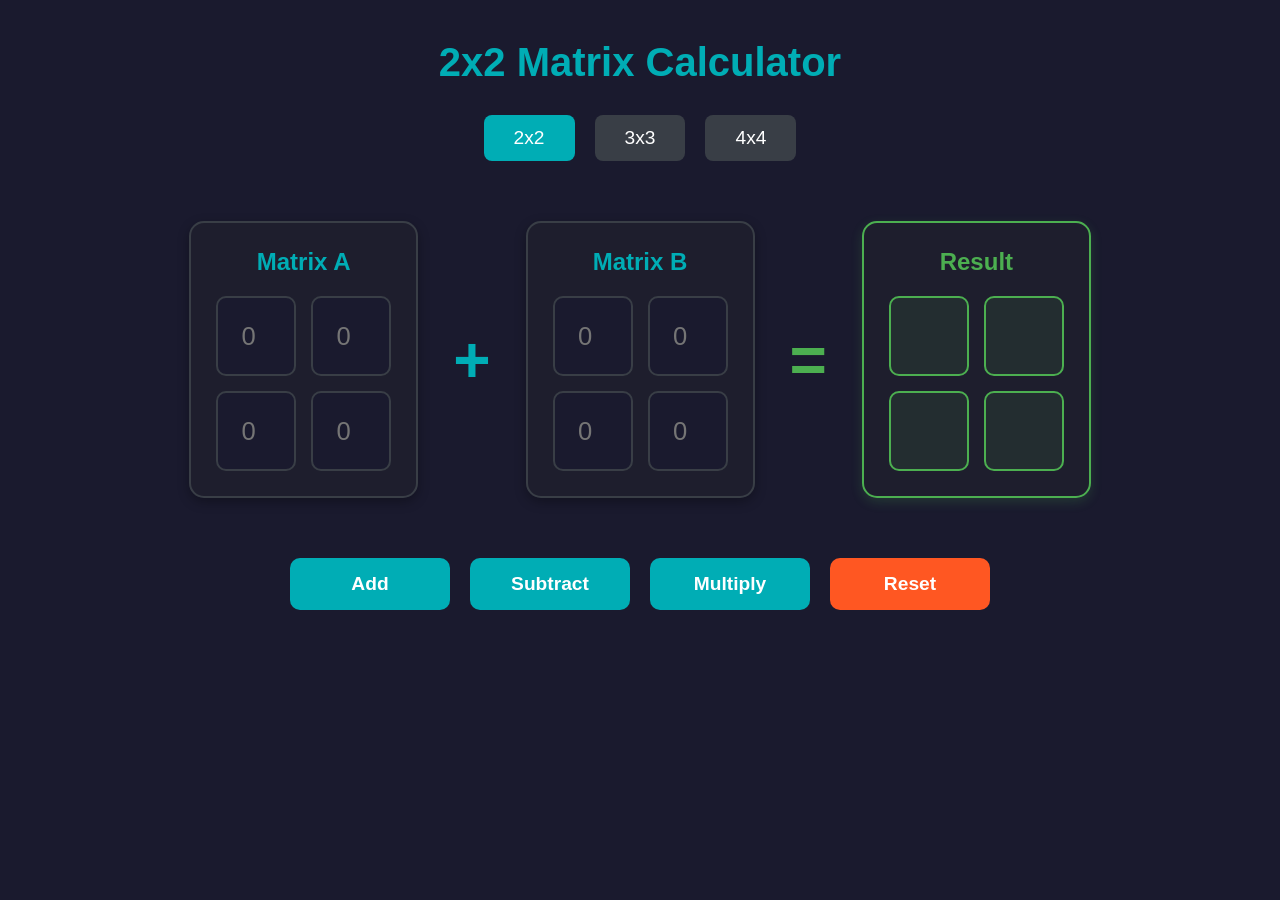
<file: index.html>
<!DOCTYPE html>
<html lang="en">
  <head>
    <meta charset="UTF-8" />
    <meta name="viewport" content="width=device-width, initial-scale=1.0" />
    <title>2x2 Matrix Calculator</title>
    <link rel="stylesheet" href="style.css" />
  </head>
  <body>
    <div class="container">
      <h1>2x2 Matrix Calculator</h1>

      <!-- Navigation -->
      <div class="nav">
        <a href="2x2.html" class="active">2x2</a>
        <a href="3x3.html">3x3</a>
        <a href="4x4.html">4x4</a>
      </div>

      <!-- Hidden field for JS -->
      <input type="hidden" id="pageType" value="2x2" />

      <!-- Matrices -->
      <div class="matrices">
        <!-- Matrix A -->
        <div class="box">
          <h2>Matrix A</h2>
          <div class="grid-2x2">
            <input type="number" id="matrix-1" placeholder="0" value="" />
            <input type="number" id="matrix-2" placeholder="0" value="" />
            <input type="number" id="matrix-3" placeholder="0" value="" />
            <input type="number" id="matrix-4" placeholder="0" value="" />
          </div>
        </div>

        <!-- Plus Sign -->
        <div class="symbol">+</div>

        <!-- Matrix B -->
        <div class="box">
          <h2>Matrix B</h2>
          <div class="grid-2x2">
            <input type="number" id="matrix-5" placeholder="0" value="" />
            <input type="number" id="matrix-6" placeholder="0" value="" />
            <input type="number" id="matrix-7" placeholder="0" value="" />
            <input type="number" id="matrix-8" placeholder="0" value="" />
          </div>
        </div>

        <!-- Equals Sign -->
        <div class="equals">=</div>

        <!-- Result -->
        <div class="box result">
          <h2>Result</h2>
          <div class="grid-2x2">
            <input type="text" id="matrix-9" readonly />
            <input type="text" id="matrix-10" readonly />
            <input type="text" id="matrix-11" readonly />
            <input type="text" id="matrix-12" readonly />
          </div>
        </div>
      </div>

      <!-- Buttons -->
      <div class="buttons">
        <button onclick="add_matrix()">Add</button>
        <button onclick="subtract_matrix()">Subtract</button>
        <button onclick="multiply_matrix()">Multiply</button>
        <button onclick="resetAll()">Reset</button>
      </div>
    </div>

    <script src="script.js"></script>
  </body>
</html>
</file>
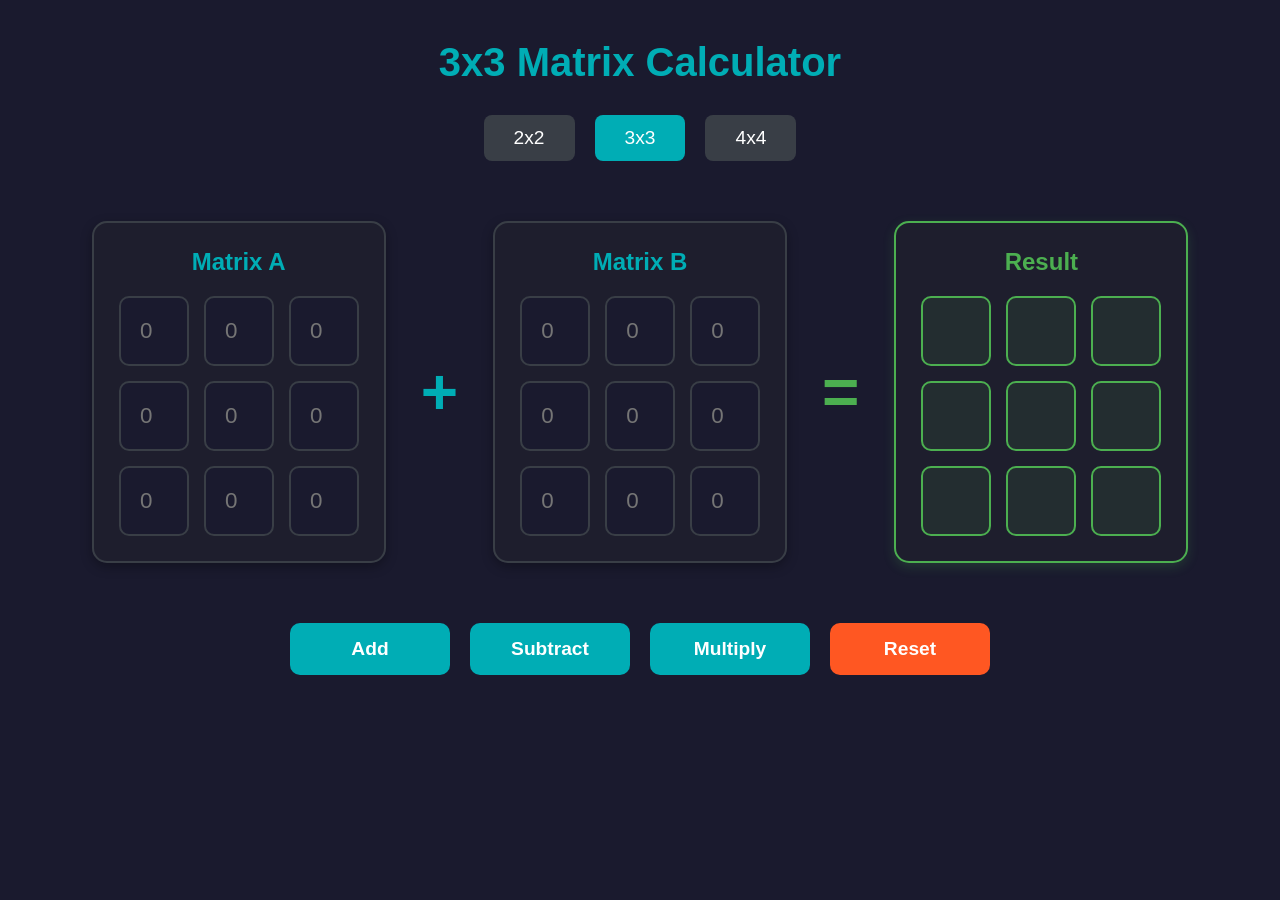
<file: 3x3.html>
<!DOCTYPE html>
<html lang="en">
  <head>
    <meta charset="UTF-8" />
    <meta name="viewport" content="width=device-width, initial-scale=1.0" />
    <title>3x3 Matrix Calculator</title>
    <link rel="stylesheet" href="style.css" />
  </head>
  <body>
    <div class="container">
      <h1>3x3 Matrix Calculator</h1>

      <!-- Navigation -->
      <div class="nav">
        <a href="index.html">2x2</a>
        <a href="3x3.html" class="active">3x3</a>
        <a href="4x4.html">4x4</a>
      </div>

      <!-- Hidden field for JS -->
      <input type="hidden" id="pageType" value="3x3" />

      <!-- Matrices -->
      <div class="matrices">
        <!-- Matrix A -->
        <div class="box">
          <h2>Matrix A</h2>
          <div class="grid-3x3">
            <input type="number" id="matrix-1" placeholder="0" value="" />
            <input type="number" id="matrix-2" placeholder="0" value="" />
            <input type="number" id="matrix-3" placeholder="0" value="" />
            <input type="number" id="matrix-4" placeholder="0" value="" />
            <input type="number" id="matrix-5" placeholder="0" value="" />
            <input type="number" id="matrix-6" placeholder="0" value="" />
            <input type="number" id="matrix-7" placeholder="0" value="" />
            <input type="number" id="matrix-8" placeholder="0" value="" />
            <input type="number" id="matrix-9" placeholder="0" value="" />
          </div>
        </div>

        <!-- Plus Sign -->
        <div class="symbol">+</div>

        <!-- Matrix B -->
        <div class="box">
          <h2>Matrix B</h2>
          <div class="grid-3x3">
            <input type="number" id="matrix-10" placeholder="0" value="" />
            <input type="number" id="matrix-11" placeholder="0" value="" />
            <input type="number" id="matrix-12" placeholder="0" value="" />
            <input type="number" id="matrix-13" placeholder="0" value="" />
            <input type="number" id="matrix-14" placeholder="0" value="" />
            <input type="number" id="matrix-15" placeholder="0" value="" />
            <input type="number" id="matrix-16" placeholder="0" value="" />
            <input type="number" id="matrix-17" placeholder="0" value="" />
            <input type="number" id="matrix-18" placeholder="0" value="" />
          </div>
        </div>

        <!-- Equals Sign -->
        <div class="equals">=</div>

        <!-- Result -->
        <div class="box result">
          <h2>Result</h2>
          <div class="grid-3x3">
            <input type="text" id="matrix-19" readonly />
            <input type="text" id="matrix-20" readonly />
            <input type="text" id="matrix-21" readonly />
            <input type="text" id="matrix-22" readonly />
            <input type="text" id="matrix-23" readonly />
            <input type="text" id="matrix-24" readonly />
            <input type="text" id="matrix-25" readonly />
            <input type="text" id="matrix-26" readonly />
            <input type="text" id="matrix-27" readonly />
          </div>
        </div>
      </div>

      <!-- Buttons -->
      <div class="buttons">
        <button onclick="add_matrix()">Add</button>
        <button onclick="subtract_matrix()">Subtract</button>
        <button onclick="multiply_matrix()">Multiply</button>
        <button onclick="resetAll()">Reset</button>
      </div>
    </div>

    <script src="3x3.js"></script>
  </body>
</html>
</file>
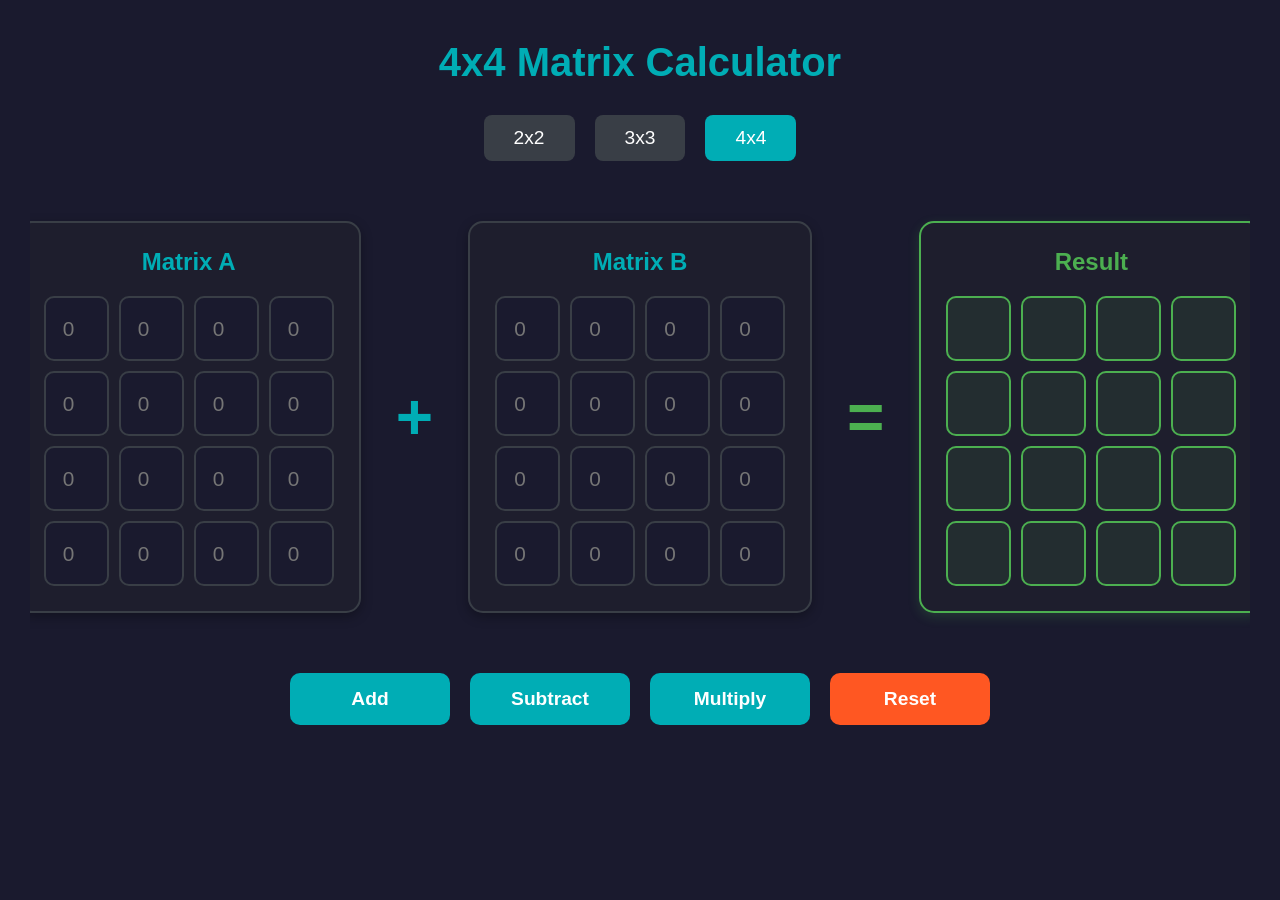
<file: 4x4.html>
<!DOCTYPE html>
<html lang="en">
  <head>
    <meta charset="UTF-8" />
    <meta name="viewport" content="width=device-width, initial-scale=1.0" />
    <title>4x4 Matrix Calculator</title>
    <link rel="stylesheet" href="style.css" />
  </head>
  <body>
    <div class="container">
      <h1>4x4 Matrix Calculator</h1>

      <!-- Navigation -->
      <div class="nav">
        <a href="index.html">2x2</a>
        <a href="3x3.html">3x3</a>
        <a href="4x4.html" class="active">4x4</a>
      </div>

      <input type="hidden" id="pageType" value="4x4" />

      <!-- Matrices -->
      <div class="matrices">
        <!-- Matrix A -->
        <div class="box">
          <h2>Matrix A</h2>
          <div class="grid-4x4">
            <input type="number" id="matrix-1" placeholder="0" value="" />
            <input type="number" id="matrix-2" placeholder="0" value="" />
            <input type="number" id="matrix-3" placeholder="0" value="" />
            <input type="number" id="matrix-4" placeholder="0" value="" />
            <input type="number" id="matrix-5" placeholder="0" value="" />
            <input type="number" id="matrix-6" placeholder="0" value="" />
            <input type="number" id="matrix-7" placeholder="0" value="" />
            <input type="number" id="matrix-8" placeholder="0" value="" />
            <input type="number" id="matrix-9" placeholder="0" value="" />
            <input type="number" id="matrix-10" placeholder="0" value="" />
            <input type="number" id="matrix-11" placeholder="0" value="" />
            <input type="number" id="matrix-12" placeholder="0" value="" />
            <input type="number" id="matrix-13" placeholder="0" value="" />
            <input type="number" id="matrix-14" placeholder="0" value="" />
            <input type="number" id="matrix-15" placeholder="0" value="" />
            <input type="number" id="matrix-16" placeholder="0" value="" />
          </div>
        </div>

        <div class="symbol">+</div>

        <!-- Matrix B -->
        <div class="box">
          <h2>Matrix B</h2>
          <div class="grid-4x4">
            <input type="number" id="matrix-17" placeholder="0" value="" />
            <input type="number" id="matrix-18" placeholder="0" value="" />
            <input type="number" id="matrix-19" placeholder="0" value="" />
            <input type="number" id="matrix-20" placeholder="0" value="" />
            <input type="number" id="matrix-21" placeholder="0" value="" />
            <input type="number" id="matrix-22" placeholder="0" value="" />
            <input type="number" id="matrix-23" placeholder="0" value="" />
            <input type="number" id="matrix-24" placeholder="0" value="" />
            <input type="number" id="matrix-25" placeholder="0" value="" />
            <input type="number" id="matrix-26" placeholder="0" value="" />
            <input type="number" id="matrix-27" placeholder="0" value="" />
            <input type="number" id="matrix-28" placeholder="0" value="" />
            <input type="number" id="matrix-29" placeholder="0" value="" />
            <input type="number" id="matrix-30" placeholder="0" value="" />
            <input type="number" id="matrix-31" placeholder="0" value="" />
            <input type="number" id="matrix-32" placeholder="0" value="" />
          </div>
        </div>

        <div class="equals">=</div>

        <!-- Result -->
        <div class="box result">
          <h2>Result</h2>
          <div class="grid-4x4">
            <input type="text" id="matrix-33" readonly />
            <input type="text" id="matrix-34" readonly />
            <input type="text" id="matrix-35" readonly />
            <input type="text" id="matrix-36" readonly />
            <input type="text" id="matrix-37" readonly />
            <input type="text" id="matrix-38" readonly />
            <input type="text" id="matrix-39" readonly />
            <input type="text" id="matrix-40" readonly />
            <input type="text" id="matrix-41" readonly />
            <input type="text" id="matrix-42" readonly />
            <input type="text" id="matrix-43" readonly />
            <input type="text" id="matrix-44" readonly />
            <input type="text" id="matrix-45" readonly />
            <input type="text" id="matrix-46" readonly />
            <input type="text" id="matrix-47" readonly />
            <input type="text" id="matrix-48" readonly />
          </div>
        </div>
      </div>

      <!-- Buttons -->
      <div class="buttons">
        <button onclick="add_matrix()">Add</button>
        <button onclick="subtract_matrix()">Subtract</button>
        <button onclick="multiply_matrix()">Multiply</button>
        <button onclick="resetAll()">Reset</button>
      </div>
    </div>

    <script src="4x4.js"></script>
  </body>
</html>
</file>
<file: style.css>
* {
  margin: 0;
  padding: 0;
  box-sizing: border-box;
  font-family: Arial, sans-serif;
}

body {
  background: #1a1a2e;
  color: white;
  padding: 20px;
  min-height: 100vh;
  overflow-x: hidden; /* Side scroll hata diya */
}

.container {
  max-width: 1400px;
  margin: 0 auto;
  padding: 0 10px;
}

h1 {
  text-align: center;
  color: #00adb5;
  margin: 20px 0;
  font-size: 2.5rem;
}

/* Navigation */
.nav {
  display: flex;
  justify-content: center;
  gap: 20px;
  margin: 30px 0;
  flex-wrap: wrap;
}

.nav a {
  padding: 12px 30px;
  background: #393e46;
  color: white;
  text-decoration: none;
  border-radius: 8px;
  font-size: 1.2rem;
  transition: background 0.3s;
}

.nav a:hover {
  background: #4a4f57;
}

.nav a.active {
  background: #00adb5;
}

.nav a.active:hover {
  background: #0097a7;
}

/* Matrices Layout - Yeh major change hai */
.matrices {
  display: flex;
  flex-direction: row;
  justify-content: center;
  align-items: center;
  gap: 20px;
  margin: 40px 0;
  padding: 20px 10px;
  flex-wrap: nowrap;
  overflow-x: auto; /* Desktop par scroll */
}

/* Box - Common for both 2x2 and 3x3 */
.box {
  background: rgba(30, 30, 46, 0.9);
  padding: 25px;
  border-radius: 15px;
  border: 2px solid #393e46;
  flex-shrink: 0;
  box-shadow: 0 4px 12px rgba(0, 0, 0, 0.3);
}

.box h2 {
  text-align: center;
  color: #00adb5;
  margin-bottom: 20px;
  font-size: 1.5rem;
}

.box.result {
  border-color: #4caf50;
  box-shadow: 0 4px 12px rgba(76, 175, 80, 0.2);
}

.box.result h2 {
  color: #4caf50;
}

/* Grids */
.grid-2x2,
.grid-3x3 {
  display: grid;
  gap: 15px;
  justify-content: center;
}

/* 2x2 Grid */
.grid-2x2 {
  grid-template-columns: repeat(2, 1fr);
}

/* 3x3 Grid */
.grid-3x3 {
  grid-template-columns: repeat(3, 1fr);
}

/* 4x4 Grid */
.grid-4x4 {
  display: grid;
  grid-template-columns: repeat(4, 1fr);
  gap: 10px;
}

/* Inputs for 2x2 */
.grid-2x2 input {
  width: 80px;
  height: 80px;
  font-size: 1.6rem;
  text-align: center;
  background: #1a1a2e;
  color: white;
  border: 2px solid #393e46;
  border-radius: 10px;
  outline: none;
  transition: border-color 0.3s;
}

/* Inputs for 3x3 - slightly smaller */
.grid-3x3 input {
  width: 70px;
  height: 70px;
  font-size: 1.4rem;
  text-align: center;
  background: #1a1a2e;
  color: white;
  border: 2px solid #393e46;
  border-radius: 10px;
  outline: none;
  transition: border-color 0.3s;
}

/* Inputs for 4x4 */
.grid-4x4 input {
  width: 65px;
  height: 65px;
  font-size: 1.3rem;
  text-align: center;
  background: #1a1a2e;
  color: white;
  border: 2px solid #393e46;
  border-radius: 10px;
  outline: none;
  transition: border-color 0.3s;
}

/* Hover effect for inputs */
.grid-2x2 input:hover,
.grid-3x3 input:hover,
.grid-4x4 input:hover {
  border-color: #00adb5;
}

/* Result inputs */
.box.result input {
  border-color: #4caf50;
  color: #4caf50;
  font-weight: bold;
  background: rgba(76, 175, 80, 0.1);
}

.box.result input:hover {
  border-color: #45a049;
}

/* Symbols */
.symbol {
  font-size: 4rem;
  color: #00adb5;
  font-weight: bold;
  margin: 0 15px;
  flex-shrink: 0;
}

.equals {
  font-size: 4rem;
  color: #4caf50;
  font-weight: bold;
  margin: 0 15px;
  flex-shrink: 0;
}

/* Buttons */
.buttons {
  display: flex;
  justify-content: center;
  gap: 20px;
  margin: 40px 0;
  flex-wrap: wrap;
}

.buttons button {
  padding: 15px 35px;
  font-size: 1.2rem;
  background: #00adb5;
  color: white;
  border: none;
  border-radius: 10px;
  cursor: pointer;
  min-width: 160px;
  transition: all 0.3s;
  font-weight: bold;
}

.buttons button:hover {
  background: #0097a7;
  transform: translateY(-2px);
  box-shadow: 0 4px 12px rgba(0, 173, 181, 0.3);
}

.buttons button:active {
  transform: translateY(0);
}

.buttons button:last-child {
  background: #ff5722;
}

.buttons button:last-child:hover {
  background: #e64a19;
  box-shadow: 0 4px 12px rgba(255, 87, 34, 0.3);
}

/* Scrollbar styling */
.matrices::-webkit-scrollbar {
  height: 8px;
}

.matrices::-webkit-scrollbar-track {
  background: rgba(57, 62, 70, 0.3);
  border-radius: 4px;
}

.matrices::-webkit-scrollbar-thumb {
  background: #00adb5;
  border-radius: 4px;
}

.matrices::-webkit-scrollbar-thumb:hover {
  background: #0097a7;
}

/* Responsive Design - YAHAN MAJOR CHANGE KIYA */
@media (max-width: 1200px) {
  .container {
    max-width: 95%;
  }

  .matrices {
    justify-content: flex-start;
    padding-bottom: 30px;
  }

  .box {
    min-width: 320px;
  }

  .grid-2x2 input {
    width: 75px;
    height: 75px;
    font-size: 1.5rem;
  }

  .grid-3x3 input {
    width: 65px;
    height: 65px;
    font-size: 1.3rem;
  }

  .grid-4x4 input {
    width: 60px;
    height: 60px;
    font-size: 1.2rem;
  }

  .symbol,
  .equals {
    font-size: 3.5rem;
    margin: 0 10px;
  }
}

@media (max-width: 992px) {
  .matrices {
    flex-wrap: wrap; /* YEH LINE ADD KI - boxes neeche aajayenge */
    justify-content: center;
    overflow-x: visible; /* Scroll hata diya */
    flex-direction: column;
    align-items: center;
    gap: 30px;
  }

  .box {
    min-width: auto;
    width: 100%;
    max-width: 500px;
  }

  .symbol,
  .equals {
    display: none; /* Mobile par symbols hide */
  }
}

@media (max-width: 768px) {
  h1 {
    font-size: 2rem;
  }

  .nav a {
    padding: 10px 20px;
    font-size: 1.1rem;
  }

  .box {
    padding: 20px;
    max-width: 400px;
  }

  .box h2 {
    font-size: 1.3rem;
    margin-bottom: 15px;
  }

  .grid-2x2 input {
    width: 65px;
    height: 65px;
    font-size: 1.3rem;
  }

  .grid-3x3 input {
    width: 55px;
    height: 55px;
    font-size: 1.1rem;
  }

  .grid-4x4 input {
    width: 50px;
    height: 50px;
    font-size: 1rem;
  }

  .grid-2x2,
  .grid-3x3,
  .grid-4x4 {
    gap: 10px;
  }

  .buttons button {
    padding: 12px 25px;
    min-width: 140px;
    font-size: 1.1rem;
  }
}

@media (max-width: 480px) {
  body {
    padding: 10px;
  }

  h1 {
    font-size: 1.8rem;
  }

  .nav {
    gap: 10px;
  }

  .nav a {
    padding: 8px 15px;
    font-size: 1rem;
  }

  .box {
    padding: 15px;
    max-width: 350px;
  }

  .grid-2x2 input {
    width: 55px;
    height: 55px;
    font-size: 1.1rem;
  }

  .grid-3x3 input {
    width: 45px;
    height: 45px;
    font-size: 1rem;
  }

  .grid-4x4 input {
    width: 40px;
    height: 40px;
    font-size: 0.9rem;
  }

  .buttons {
    gap: 10px;
  }

  .buttons button {
    padding: 10px 20px;
    min-width: 120px;
    font-size: 1rem;
  }
}
</file>
